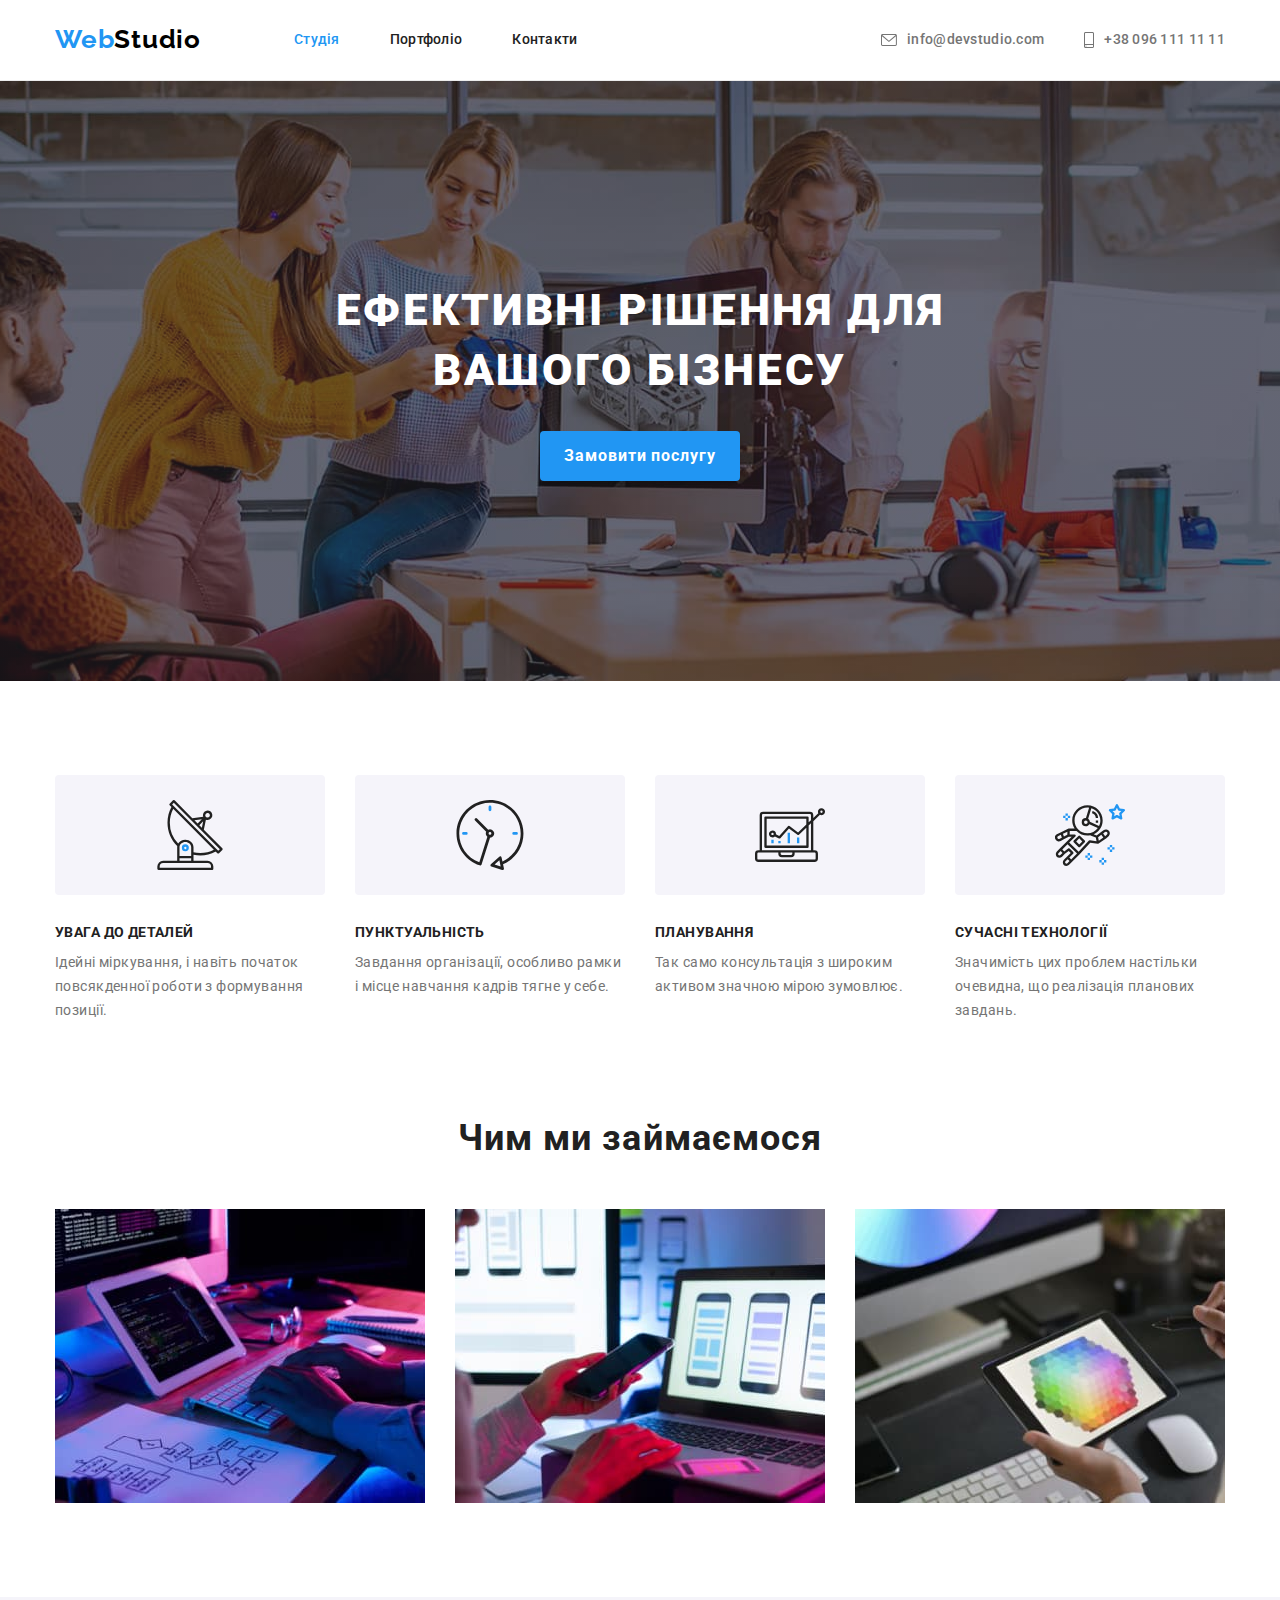
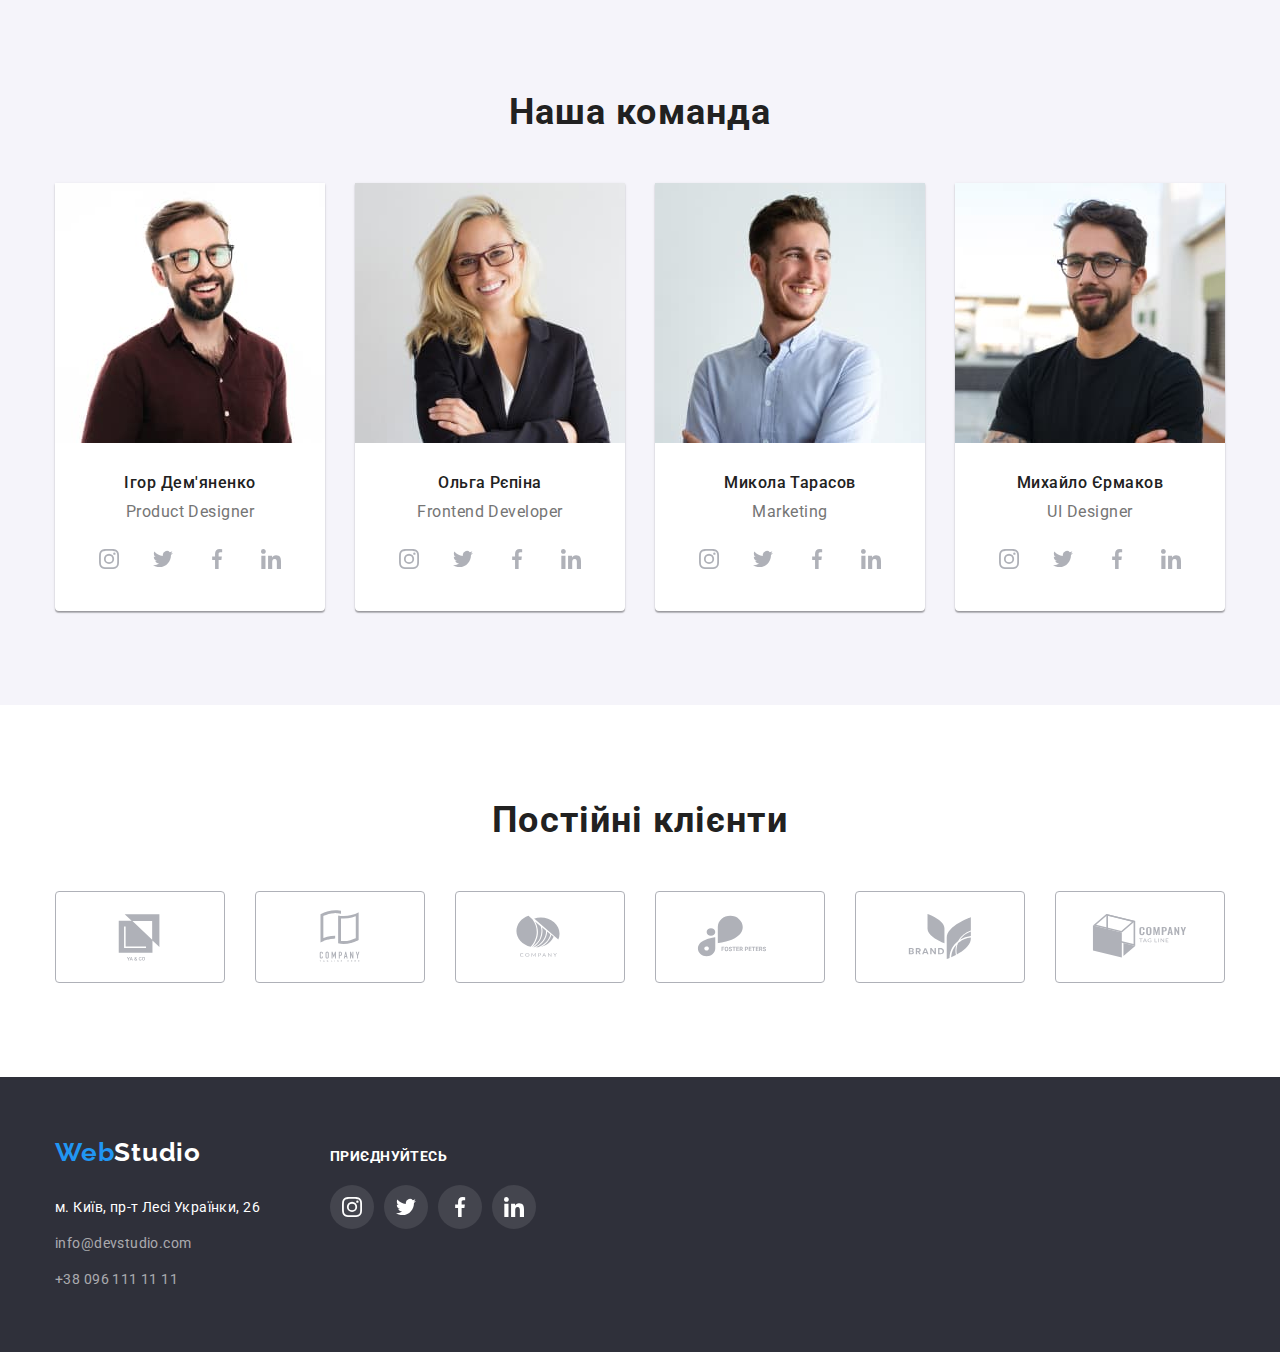
<file: index.html>
<!DOCTYPE html>
<html lang="uk">
  <head>
    <meta charset="UTF-8" />
    <meta http-equiv="X-UA-Compatible" content="IE=edge" />
    <meta name="viewport" content="width=device-width, initial-scale=1.0" />
    <title lang="en">WebStudio</title>
    <link
      href="https://fonts.googleapis.com/css2?family=Raleway:wght@700&family=Roboto:wght@400;500;700;900&display=swap"
      rel="stylesheet"
    />
    <link
      rel="stylesheet"
      href="https://cdnjs.cloudflare.com/ajax/libs/modern-normalize/1.1.0/modern-normalize.min.css"
    />
    <link rel="stylesheet" href="./css/styles.css" />
  </head>
  <body>
    <!-- Шапка сторінки -->
    <header class="header">
      <div class="container">
        <nav class="main-nav">
          <a lang="en" href="./index.html" class="logo"
            >Web<span class="logo-primary">Studio</span></a
          >

          <ul class="site-nav">
            <li class="item"><a href="./index.html" class="link current">Студія</a></li>
            <li class="item"><a href="./portfolio.html" class="link">Портфоліо</a></li>
            <li class="item"><a href="#" class="link">Контакти</a></li>
          </ul>
        </nav>

        <ul class="cont-nav">
          <li class="item">
            <a lang="en" href="mailto:info@devstudio.com" class="link"
              ><svg class="icon-envelope">
                <use href="./images/icons.svg#icon-envelope"></use></svg
              >info@devstudio.com</a
            >
          </li>
          <li class="item">
            <a href="tel:+380961111111" class="link"
              ><svg class="icon-smartphone">
                <use href="./images/icons.svg#icon-smartphone"></use></svg
              >+38 096 111 11 11</a
            >
          </li>
        </ul>
      </div>
    </header>

    <main>
      <!-- Головний заголовок -->
      <section class="hero">
        <h1 class="hero-title">Ефективні рішення для вашого бізнесу</h1>
        <button type="button" class="button-primary">Замовити послугу</button>
      </section>

      <!-- Переваги -->
      <section class="section features">
        <h2 class="visually-hidden">Переваги</h2>

        <ul class="features container">
          <li class="features-item">
            <div class="thumb">
              <svg class="features-icon"><use href="./images/icons.svg#icon-antenna"></use></svg>
            </div>
            <h3 class="features-title">УВАГА ДО ДЕТАЛЕЙ</h3>
            <p class="features-text">
              Ідейні міркування, і навіть початок повсякденної роботи з формування позиції.
            </p>
          </li>
          <li class="features-item">
            <div class="thumb">
              <svg class="features-icon"><use href="./images/icons.svg#icon-clock"></use></svg>
            </div>
            <h3 class="features-title">ПУНКТУАЛЬНІСТЬ</h3>
            <p class="features-text">
              Завдання організації, особливо рамки і місце навчання кадрів тягне у себе.
            </p>
          </li>
          <li class="features-item">
            <div class="thumb">
              <svg class="features-icon"><use href="./images/icons.svg#icon-diagram"></use></svg>
            </div>
            <h3 class="features-title">ПЛАНУВАННЯ</h3>
            <p class="features-text">
              Так само консультація з широким активом значною мірою зумовлює.
            </p>
          </li>
          <li class="features-item">
            <div class="thumb">
              <svg class="features-icon"><use href="./images/icons.svg#icon-astronaut"></use></svg>
            </div>
            <h3 class="features-title">СУЧАСНІ ТЕХНОЛОГІЇ</h3>
            <p class="features-text">
              Значимість цих проблем настільки очевидна, що реалізація планових завдань.
            </p>
          </li>
        </ul>
      </section>

      <!-- Чим займаємося -->
      <section class="section">
        <h2 class="section-title">Чим ми займаємося</h2>

        <ul class="pic-list container">
          <li class="item">
            <img
              src="./images/typing.jpg"
              alt="розробка десктопних додатків"
              width="370"
              height="294"
            />
          </li>

          <li class="item">
            <img
              src="./images/smartphone.jpg"
              alt="створення мобільних додатків"
              width="370"
              height="294"
            />
          </li>

          <li class="item">
            <img
              src="./images/tablet.jpg"
              alt="оформлення дизайнерських рішень"
              width="370"
              height="294"
            />
          </li>
        </ul>
      </section>

      <!-- Наша команда -->
      <section class="section team">
        <h2 class="section-title">Наша команда</h2>

        <ul class="team-list container">
          <li class="team-item">
            <img
              src="./images/igordemyanenko.jpg"
              alt="чоловік в сорочці та окулярах"
              width="270"
              height="260"
            />
            <div class="team-content">
              <h3 class="name-title">Ігор Дем'яненко</h3>
              <p lang="en" class="team-text">Product Designer</p>

              <ul class="team-networks">
                <li class="list-networks">
                  <a href="#" class="team-link"
                    ><svg class="team-icon">
                      <use href="./images/icons.svg#icon-instagram"></use></svg
                  ></a>
                </li>

                <li class="list-networks">
                  <a href="#" class="team-link"
                    ><svg class="team-icon">
                      <use href="./images/icons.svg#icon-twitter"></use></svg
                  ></a>
                </li>

                <li class="list-networks">
                  <a href="#" class="team-link"
                    ><svg class="team-icon">
                      <use href="./images/icons.svg#icon-facebook"></use></svg
                  ></a>
                </li>

                <li class="list-networks">
                  <a href="#" class="team-link"
                    ><svg class="team-icon">
                      <use href="./images/icons.svg#icon-linkedin"></use></svg
                  ></a>
                </li>
              </ul>
            </div>
          </li>

          <li class="team-item">
            <img
              src="./images/olgarepina.jpg"
              alt="жінка в піджаку та окулярах"
              width="270"
              height="260"
            />
            <div class="team-content">
              <h3 class="name-title">Ольга Рєпіна</h3>
              <p lang="en" class="team-text">Frontend Developer</p>
              <ul class="team-networks">
                <li class="list-networks">
                  <a href="#" class="team-link"
                    ><svg class="team-icon">
                      <use href="./images/icons.svg#icon-instagram"></use></svg
                  ></a>
                </li>

                <li class="list-networks">
                  <a href="#" class="team-link"
                    ><svg class="team-icon">
                      <use href="./images/icons.svg#icon-twitter"></use></svg
                  ></a>
                </li>

                <li class="list-networks">
                  <a href="#" class="team-link"
                    ><svg class="team-icon">
                      <use href="./images/icons.svg#icon-facebook"></use></svg
                  ></a>
                </li>

                <li class="list-networks">
                  <a href="#" class="team-link"
                    ><svg class="team-icon">
                      <use href="./images/icons.svg#icon-linkedin"></use></svg
                  ></a>
                </li>
              </ul>
            </div>
          </li>

          <li class="team-item">
            <img
              src="./images/mykolatarasov.jpg"
              alt="чоловік в блакитній сорочці"
              width="270"
              height="260"
            />
            <div class="team-content">
              <h3 class="name-title">Микола Тарасов</h3>
              <p lang="en" class="team-text">Marketing</p>
              <ul class="team-networks">
                <li class="list-networks">
                  <a href="#" class="team-link"
                    ><svg class="team-icon">
                      <use href="./images/icons.svg#icon-instagram"></use></svg
                  ></a>
                </li>

                <li class="list-networks">
                  <a href="#" class="team-link"
                    ><svg class="team-icon">
                      <use href="./images/icons.svg#icon-twitter"></use></svg
                  ></a>
                </li>

                <li class="list-networks">
                  <a href="#" class="team-link"
                    ><svg class="team-icon">
                      <use href="./images/icons.svg#icon-facebook"></use></svg
                  ></a>
                </li>

                <li class="list-networks">
                  <a href="#" class="team-link"
                    ><svg class="team-icon">
                      <use href="./images/icons.svg#icon-linkedin"></use></svg
                  ></a>
                </li>
              </ul>
            </div>
          </li>

          <li class="team-item">
            <img
              src="./images/mykhailoermakov.jpg"
              alt="чоловік в футболці та окулярах"
              width="270"
              height="260"
            />
            <div class="team-content">
              <h3 class="name-title">Михайло Єрмаков</h3>
              <p lang="en" class="team-text">UI Designer</p>
              <ul class="team-networks">
                <li class="list-networks">
                  <a href="#" class="team-link"
                    ><svg class="team-icon">
                      <use href="./images/icons.svg#icon-instagram"></use></svg
                  ></a>
                </li>

                <li class="list-networks">
                  <a href="#" class="team-link"
                    ><svg class="team-icon">
                      <use href="./images/icons.svg#icon-twitter"></use></svg
                  ></a>
                </li>

                <li class="list-networks">
                  <a href="#" class="team-link"
                    ><svg class="team-icon">
                      <use href="./images/icons.svg#icon-facebook"></use></svg
                  ></a>
                </li>

                <li class="list-networks">
                  <a href="#" class="team-link"
                    ><svg class="team-icon">
                      <use href="./images/icons.svg#icon-linkedin"></use></svg
                  ></a>
                </li>
              </ul>
            </div>
          </li>
        </ul>
      </section>

      <!-- Постійні клієнти -->
      <section class="section">
        <h2 class="section-title">Постійні клієнти</h2>
        <ul class="clients container">
          <li class="clients-item">
            <a href="#" class="clients-link">
              <svg class="clients-icon"><use href="./images/icons.svg#icon-yacologo"></use></svg>
            </a>
          </li>

          <li class="clients-item">
            <a href="#" class="clients-link">
              <svg class="clients-icon"><use href="./images/icons.svg#icon-taglinelogo"></use></svg>
            </a>
          </li>

          <li class="clients-item">
            <a href="#" class="clients-link">
              <svg class="clients-icon"><use href="./images/icons.svg#icon-companylogo"></use></svg>
            </a>
          </li>

          <li class="clients-item">
            <a href="#" class="clients-link">
              <svg class="clients-icon">
                <use href="./images/icons.svg#icon-fosterlogo"></use>
              </svg>
            </a>
          </li>

          <li class="clients-item">
            <a href="#" class="clients-link">
              <svg class="clients-icon"><use href="./images/icons.svg#icon-brandlogo"></use></svg>
            </a>
          </li>

          <li class="clients-item">
            <a href="#" class="clients-link">
              <svg class="clients-icon"><use href="./images/icons.svg#icon-linelogo"></use></svg>
            </a>
          </li>
        </ul>
      </section>
    </main>

    <!-- Футер -->
    <footer class="footer">
      <div class="common container">
        <div class="footer-container">
          <a lang="en" href="./index.html" class="logo"
            >Web<span class="footer-logo">Studio</span></a
          >

          <address>
            <ul class="address-nav">
              <li class="item">
                <a
                  href="https://goo.gl/maps/cnvM98otR7dQ5Kq79"
                  target="_blank"
                  rel="noopener noreferrer nofollow"
                  class="link-primary"
                  >м. Київ, пр-т Лесі Українки, 26</a
                >
              </li>

              <li class="item">
                <a lang="en" href="mailto:info@devstudio.com" class="link-secondary"
                  >info@devstudio.com</a
                >
              </li>

              <li class="item">
                <a href="tel:+380961111111" class="link-secondary">+38 096 111 11 11</a>
              </li>
            </ul>
          </address>
        </div>

        <div class="footer-thumb">
          <p class="footer-join">приєднуйтесь</p>
          <ul class="join-list">
            <li class="footer-item">
              <a href="#" class="footer-networks"
                ><svg class="footer-icon"><use href="./images/icons.svg#icon-instagram"></use></svg
              ></a>
            </li>

            <li class="footer-item">
              <a href="#" class="footer-networks"
                ><svg class="footer-icon"><use href="./images/icons.svg#icon-twitter"></use></svg
              ></a>
            </li>

            <li class="footer-item">
              <a href="#" class="footer-networks"
                ><svg class="footer-icon"><use href="./images/icons.svg#icon-facebook"></use></svg
              ></a>
            </li>

            <li class="footer-item">
              <a href="#" class="footer-networks"
                ><svg class="footer-icon"><use href="./images/icons.svg#icon-linkedin"></use></svg
              ></a>
            </li>
          </ul>
        </div>
      </div>
    </footer>
  </body>
</html>
</file>
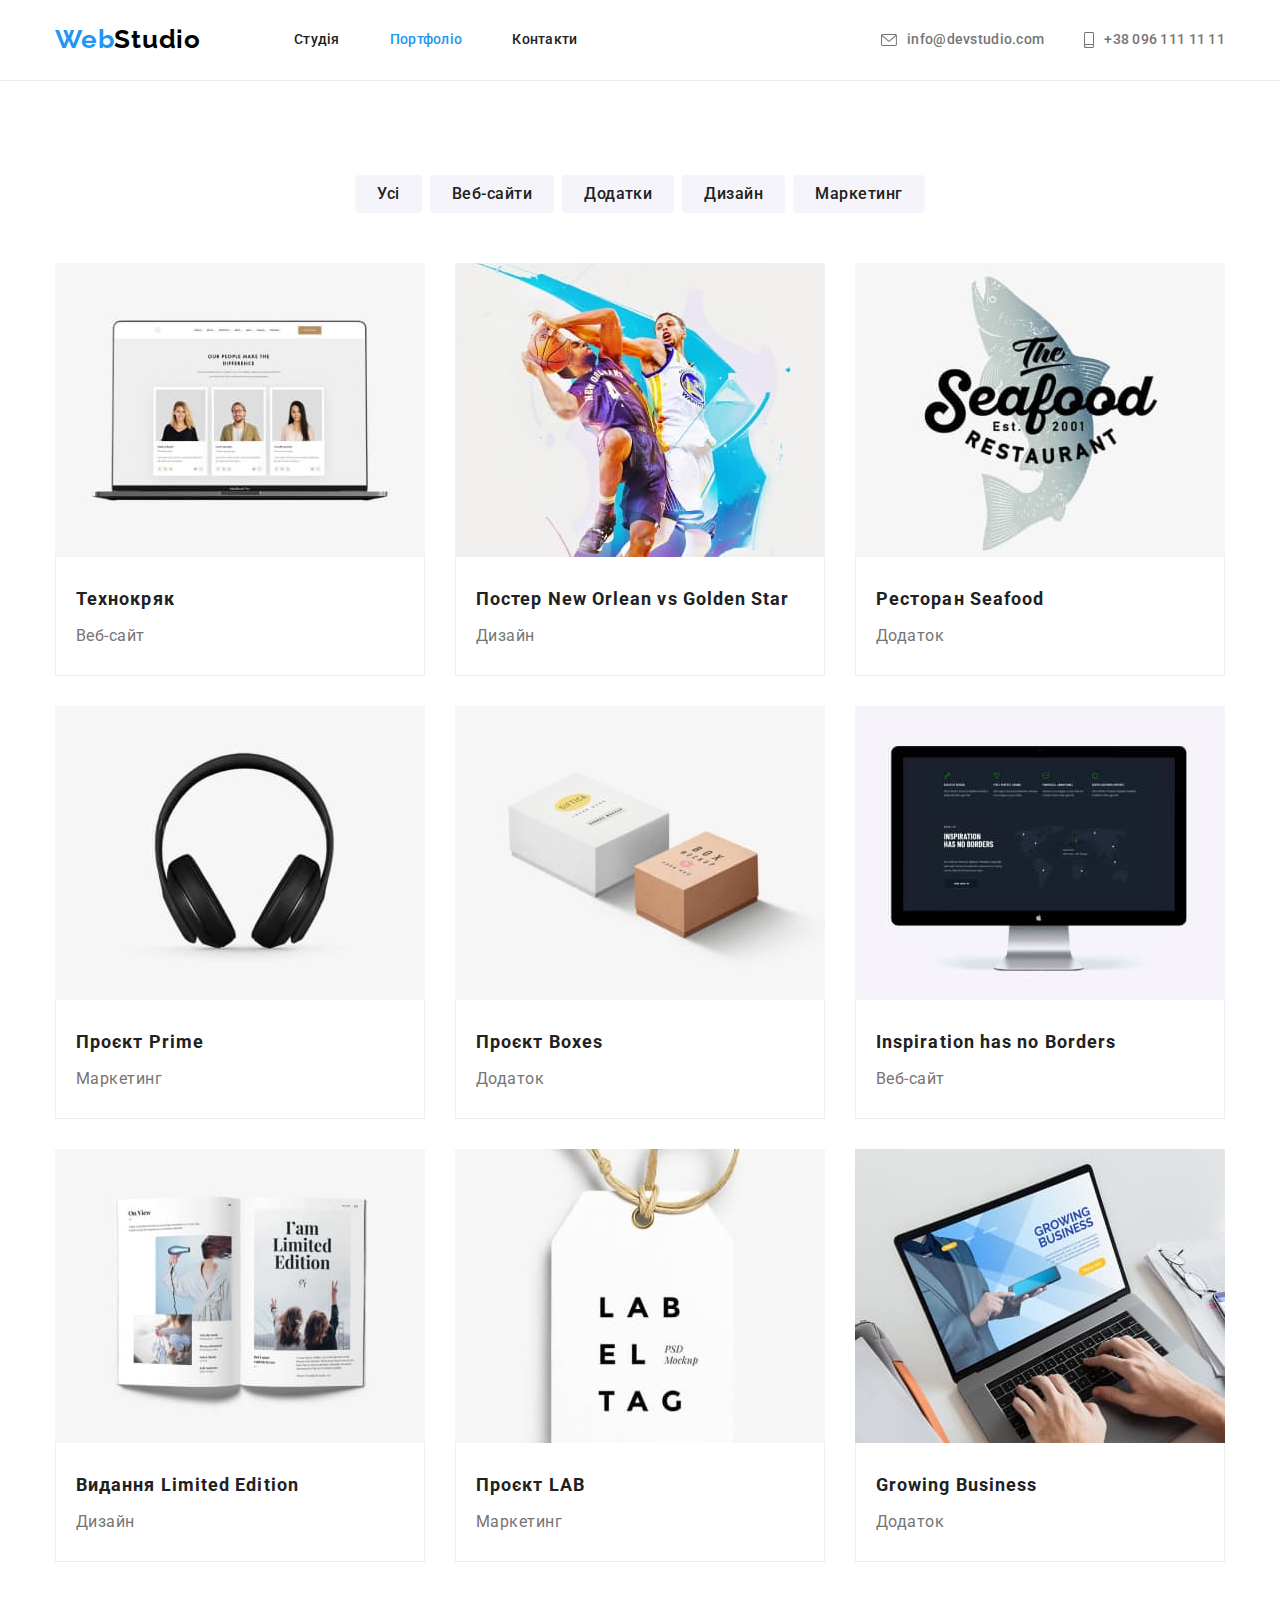
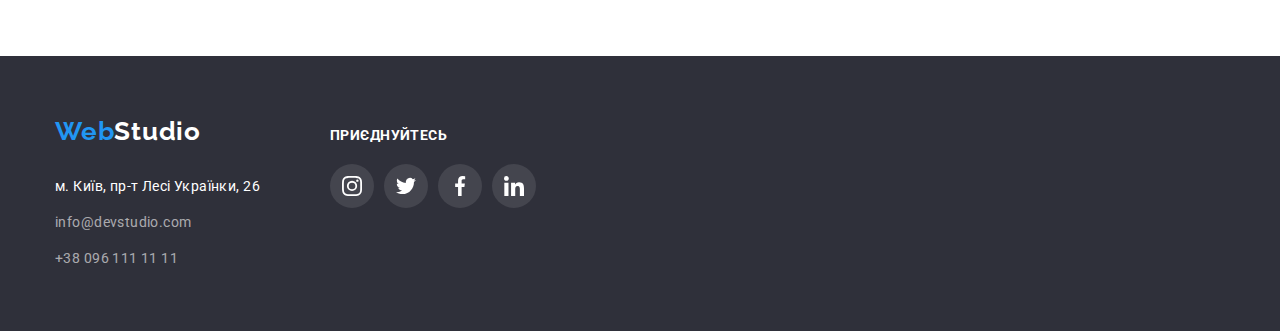
<file: portfolio.html>
<!DOCTYPE html>
<html lang="uk">
  <head>
    <meta charset="UTF-8" />
    <meta http-equiv="X-UA-Compatible" content="IE=edge" />
    <meta name="viewport" content="width=device-width, initial-scale=1.0" />
    <title lang="en">Portfolio</title>
    <link
      href="https://fonts.googleapis.com/css2?family=Raleway:wght@700&family=Roboto:wght@400;500;700;900&display=swap"
      rel="stylesheet"
    />
    <link
      rel="stylesheet"
      href="https://cdnjs.cloudflare.com/ajax/libs/modern-normalize/1.1.0/modern-normalize.min.css"
    />
    <link rel="stylesheet" href="./css/styles.css" />
  </head>
  <body>
    <!-- Шапка сторінки -->
    <header class="header">
      <div class="container">
        <nav class="main-nav">
          <a lang="en" href="./index.html" class="logo"
            >Web<span class="logo-primary">Studio</span></a
          >

          <ul class="site-nav">
            <li class="item"><a href="./index.html" class="link">Студія</a></li>
            <li class="item"><a href="./portfolio.html" class="link current">Портфоліо</a></li>
            <li class="item"><a href="#" class="link">Контакти</a></li>
          </ul>
        </nav>

        <ul class="cont-nav">
          <li class="item">
            <a lang="en" href="mailto:info@devstudio.com" class="link"
              ><svg class="icon-envelope">
                <use href="./images/icons.svg#icon-envelope"></use></svg
              >info@devstudio.com</a
            >
          </li>
          <li class="item">
            <a href="tel:+380961111111" class="link"
              ><svg class="icon-smartphone">
                <use href="./images/icons.svg#icon-smartphone"></use></svg
              >+38 096 111 11 11</a
            >
          </li>
        </ul>
      </div>
    </header>

    <main>
      <!-- Список кнопок -->
      <section class="section">
        <h1 class="visually-hidden">Портфоліо</h1>
        <ul class="filter-list container">
          <li class="item"><button type="button" class="button-secondary">Усі</button></li>
          <li class="item"><button type="button" class="button-secondary">Веб-сайти</button></li>
          <li class="item"><button type="button" class="button-secondary">Додатки</button></li>
          <li class="item"><button type="button" class="button-secondary">Дизайн</button></li>
          <li class="item"><button type="button" class="button-secondary">Маркетинг</button></li>
        </ul>

        <!-- Зображення -->
        <ul class="image container">
          <li class="flex-element">
            <a href="#" class="image-link">
              <img
                src="./images/technokryak.jpg"
                alt="картинка веб-сайту"
                width="370"
                height="294"
              />
              <div class="card-content">
                <h2 class="image-title">Технокряк</h2>
                <p class="image-text">Веб-сайт</p>
              </div></a
            >
          </li>

          <li class="flex-element">
            <a href="#" class="image-link">
              <img
                src="./images/poster.jpg"
                alt="двоє чоловіків грають в баскетбол"
                width="370"
                height="294"
              />
              <div class="card-content">
                <h2 class="image-title">Постер New Orlean vs Golden Star</h2>
                <p class="image-text">Дизайн</p>
              </div></a
            >
          </li>

          <li class="flex-element">
            <a href="#" class="image-link">
              <img src="./images/seafood.jpg" alt="емблема ресторану" width="370" height="294" />
              <div class="card-content">
                <h2 class="image-title">Ресторан Seafood</h2>
                <p class="image-text">Додаток</p>
              </div></a
            >
          </li>

          <li class="flex-element">
            <a href="#" class="image-link">
              <img src="./images/prime.jpg" alt="чорні навушники" width="370" height="294" />
              <div class="card-content">
                <h2 class="image-title">Проєкт Prime</h2>
                <p class="image-text">Маркетинг</p>
              </div></a
            >
          </li>

          <li class="flex-element">
            <a href="#" class="image-link">
              <img
                src="./images/boxes.jpg"
                alt="дві коробки, одна біла, інша коричнева"
                width="370"
                height="294"
              />
              <div class="card-content">
                <h2 class="image-title">Проєкт Boxes</h2>
                <p class="image-text">Додаток</p>
              </div></a
            >
          </li>

          <li class="flex-element">
            <a href="#" class="image-link">
              <img
                src="./images/inspiration.jpg"
                alt="монітор з картинкою веб-сайту"
                width="370"
                height="294"
              />
              <div class="card-content">
                <h2 class="image-title">Inspiration has no Borders</h2>
                <p class="image-text">Веб-сайт</p>
              </div></a
            >
          </li>

          <li class="flex-element">
            <a href="#" class="image-link">
              <img src="./images/limited.jpg" alt="розворот журналу" width="370" height="294" />
              <div class="card-content">
                <h2 class="image-title">Видання Limited Edition</h2>
                <p class="image-text">Дизайн</p>
              </div></a
            >
          </li>

          <li class="flex-element">
            <a href="#" class="image-link">
              <img
                src="./images/lab.jpg"
                alt="паперовий ярлик з написом"
                width="370"
                height="294"
              />
              <div class="card-content">
                <h2 class="image-title">Проєкт LAB</h2>
                <p class="image-text">Маркетинг</p>
              </div></a
            >
          </li>

          <li class="flex-element">
            <a href="#" class="image-link">
              <img
                src="./images/growing.jpg"
                alt="друкування на клавіатурі ноутбука"
                width="370"
                height="294"
              />
              <div class="card-content">
                <h2 class="image-title">Growing Business</h2>
                <p class="image-text">Додаток</p>
              </div></a
            >
          </li>
        </ul>
      </section>
    </main>

    <!-- Футер -->
    <footer class="footer">
      <div class="common container">
        <div class="footer-container">
          <a lang="en" href="./index.html" class="logo"
            >Web<span class="footer-logo">Studio</span></a
          >

          <address>
            <ul class="address-nav">
              <li class="item">
                <a
                  href="https://goo.gl/maps/cnvM98otR7dQ5Kq79"
                  target="_blank"
                  rel="noopener noreferrer nofollow"
                  class="link-primary"
                  >м. Київ, пр-т Лесі Українки, 26</a
                >
              </li>

              <li class="item">
                <a lang="en" href="mailto:info@devstudio.com" class="link-secondary"
                  >info@devstudio.com</a
                >
              </li>

              <li class="item">
                <a href="tel:+380961111111" class="link-secondary">+38 096 111 11 11</a>
              </li>
            </ul>
          </address>
        </div>

        <div class="footer-thumb">
          <p class="footer-join">приєднуйтесь</p>
          <ul class="join-list">
            <li class="footer-item">
              <a href="#" class="footer-networks"
                ><svg class="footer-icon"><use href="./images/icons.svg#icon-instagram"></use></svg
              ></a>
            </li>

            <li class="footer-item">
              <a href="#" class="footer-networks"
                ><svg class="footer-icon"><use href="./images/icons.svg#icon-twitter"></use></svg
              ></a>
            </li>

            <li class="footer-item">
              <a href="#" class="footer-networks"
                ><svg class="footer-icon"><use href="./images/icons.svg#icon-facebook"></use></svg
              ></a>
            </li>

            <li class="footer-item">
              <a href="#" class="footer-networks"
                ><svg class="footer-icon"><use href="./images/icons.svg#icon-linkedin"></use></svg
              ></a>
            </li>
          </ul>
        </div>
      </div>
    </footer>
  </body>
</html>
</file>
<file: css/styles.css>
:root {
  --primary-text-color: #757575;
  --title-text-color: #212121;
  --secondary-text-color: rgba(255, 255, 255, 0.6);
  --accent-color: #2196f3;
  --white-color: #ffffff;
  --black-color: #000000;
  --hero-bg-color: #c4c4c4;
  --footer-bg-color: #2f303a;
  --secondary-bg-color: #f5f4fa;
  --btn-active-bg-color: #188ce8;
  --border-line-color: #ececec;
  --border-card-color: #eeeeee;
  --icon-current-color: #afb1b8;
  --icon-bg-color: rgba(255, 255, 255, 0.1);
  --card-shadow: 0px 1px 3px rgba(0, 0, 0, 0.12), 0px 1px 1px rgba(0, 0, 0, 0.14),
    0px 2px 1px rgba(0, 0, 0, 0.2);
  --primary-btn-shadow: 0px 4px 4px rgba(0, 0, 0, 0.15);
  --secondary-btn-shadow: 0px 3px 1px rgba(0, 0, 0, 0.1), 0px 1px 2px rgba(0, 0, 0, 0.08),
    0px 2px 2px rgba(0, 0, 0, 0.12);
  --prtf-card-shadow: 0px 1px 1px rgba(0, 0, 0, 0.12), 0px 4px 4px rgba(0, 0, 0, 0.06),
    1px 4px 6px rgba(0, 0, 0, 0.16);
}

body {
  background-color: var(--white-color);
  color: var(--primary-text-color);

  font-family: Roboto, sans-serif;
}

/* Стилі для обнулення верхніх відступів у елементів */
h1,
h2,
h3,
h4,
h5,
h6,
p {
  margin: 0;
}

/* Стилі для обнулення базовых властивостей у списків (ul) */
ul {
  list-style: none;
  padding: 0;
  margin: 0;
}

/* Властивості для коректного відображення картинок */
img {
  display: block;
  max-width: 100%;
  height: auto;
}

.container {
  display: flex;
  width: 1200px;
  padding-left: 15px;
  padding-right: 15px;
  margin: 0 auto;
}

/* Header */
.header {
  border-bottom: 1px solid var(--border-line-color);
}

.main-nav {
  display: flex;
  align-items: center;
}

.logo {
  display: block;
  padding-top: 24px;
  padding-bottom: 25px;
  margin-right: 93px;

  color: var(--accent-color);
  font-family: Raleway, sans-serif;
  font-weight: 700;
  font-size: 26px;
  line-height: 1.19;
  letter-spacing: 0.03em;
  text-decoration: none;
}

.logo-primary {
  color: var(--black-color);
}

/* Site nav */
.site-nav {
  display: flex;
}

.site-nav .item + .item {
  margin-left: 50px;
}

.site-nav .link {
  display: block;
  padding-top: 32px;
  padding-bottom: 32px;

  color: var(--title-text-color);
  font-weight: 500;
  font-size: 14px;
  line-height: 1.14;
  letter-spacing: 0.02em;
  text-decoration: none;
}

.site-nav .link:hover,
.site-nav .link:focus {
  color: var(--accent-color);
}

.site-nav .link.current {
  color: var(--accent-color);
}

/* Cont nav */
.cont-nav {
  display: flex;
  align-items: center;
  margin-left: auto;
}

.cont-nav .item + .item {
  margin-left: 40px;
}

.cont-nav .link {
  display: block;
  padding-top: 32px;
  padding-bottom: 32px;
  color: var(--primary-text-color);

  font-weight: 500;
  font-size: 14px;
  line-height: 1.14;
  letter-spacing: 0.02em;
  text-decoration: none;
}

.cont-nav .link:hover,
.cont-nav .link:focus {
  color: var(--accent-color);
}

.icon-envelope {
  width: 16px;
  height: 12px;
  margin-right: 10px;
  fill: currentColor;
}

.icon-smartphone {
  width: 10px;
  height: 16px;
  margin-right: 10px;
  fill: currentColor;
}

.item .link {
  display: flex;
  align-items: center;
}

/* Стилі для index.html */
/* Hero */
.hero-title {
  margin: 0 auto 30px;
  max-width: 696px;

  color: var(--white-color);

  font-weight: 900;
  font-size: 44px;
  line-height: 1.36;
  letter-spacing: 0.06em;
  text-transform: uppercase;
}

.hero {
  max-width: 1600px;
  margin-left: auto;
  margin-right: auto;
  padding: 200px 0;
  text-align: center;
  background-color: var(--hero-bg-color);
  background-image: linear-gradient(to right, rgba(47, 48, 58, 0.4), rgba(47, 48, 58, 0.4)),
    url(../images/heroimg.jpg);
  background-repeat: no-repeat;
  background-position: center;
  background-size: cover;
}

/* Button */
.button-primary {
  border-radius: 4px;
  padding: 10px 24px;

  box-shadow: var(--primary-btn-shadow);
  border: transparent;

  color: var(--white-color);
  background-color: var(--accent-color);
  cursor: pointer;

  font-weight: 700;
  font-size: 16px;
  line-height: 1.88;
  letter-spacing: 0.06em;
  font-family: inherit;
}

.button-primary:hover,
.button-primary:focus {
  color: var(--white-color);
  background-color: var(--btn-active-bg-color);
}

/* Section */
.section {
  padding-top: 94px;
  padding-bottom: 94px;
}

/* Features */

.features.container .features-item + .features-item {
  margin-left: 30px;
}

.section.features {
  padding-bottom: 0;
}

.visually-hidden {
  position: absolute;
  white-space: nowrap;
  width: 1px;
  height: 1px;
  overflow: hidden;
  border: 0;
  padding: 0;
  clip: rect(0 0 0 0);
  clip-path: inset(50%);
  margin: -1px;
}

.features-title {
  margin-bottom: 10px;

  color: var(--title-text-color);

  font-weight: 700;
  font-size: 14px;
  line-height: 1.14;
  letter-spacing: 0.03em;
  text-transform: uppercase;
}

.features-text {
  font-size: 14px;
  line-height: 1.71;
  letter-spacing: 0.03em;
}

.features-icon {
  width: 70px;
  height: 70px;
}

.thumb {
  display: flex;
  width: 270px;
  height: 120px;
  margin-bottom: 30px;
  background-color: var(--secondary-bg-color);
  border-radius: 4px;
  justify-content: center;
  align-items: center;
}

/* Activity */
.section-title {
  margin: 0 auto 50px;

  color: var(--title-text-color);
  font-weight: 700;
  font-size: 36px;
  line-height: 1.17;
  text-align: center;
  letter-spacing: 0.03em;
}

.pic-list.container .item + .item {
  margin-left: 30px;
}

/* Our Team */
.section.team {
  background-color: var(--secondary-bg-color);
}

.team-list.container .team-item + .team-item {
  margin-left: 30px;
}

.team-item {
  background-color: var(--white-color);
  box-shadow: var(--card-shadow);
  border-radius: 0px 0px 4px 4px;
}

.name-title {
  margin-bottom: 10px;

  color: var(--title-text-color);
  font-weight: 500;
  font-size: 16px;
  line-height: 1.19;
  letter-spacing: 0.03em;
}

.team-text {
  font-size: 16px;
  line-height: 1.19;
  letter-spacing: 0.03em;
}

.team-content {
  padding-top: 30px;
  padding-bottom: 30px;
  text-align: center;
}

.team-networks {
  display: flex;
  justify-content: center;
  margin-top: 16px;
}

.list-networks {
  width: 44px;
  height: 44px;
}

.team-link {
  display: flex;
  width: 100%;
  height: 100%;
  border-radius: 50%;
  align-items: center;
  justify-content: center;
  color: var(--icon-current-color);
  background-color: var(--white-color);
}

.team-icon {
  width: 20px;
  height: 20px;
  fill: currentColor;
}

.team-networks .list-networks + .list-networks {
  margin-left: 10px;
}

.team-link:hover,
.team-link:focus {
  background-color: var(--accent-color);
  color: var(--white-color);
}

/* Clients */
.clients-item {
  width: 170px;
  height: 92px;
}

.clients-link {
  display: flex;
  align-items: center;
  justify-content: center;
  width: 100%;
  height: 100%;
  border: 1px solid var(--icon-current-color);
  border-radius: 4px;
  color: var(--icon-current-color);
}

.clients-icon {
  height: 60px;
  width: 106px;
  fill: currentColor;
}

.clients.container .clients-item + .clients-item {
  margin-left: 30px;
}

.clients-link:hover,
.clients-link:focus {
  border-color: var(--accent-color);
  color: var(--accent-color);
}

/* Стилі для футеру */
.footer {
  background-color: var(--footer-bg-color);
  padding-top: 60px;
  padding-bottom: 60px;
}

.common.container {
  align-items: baseline;
}

.footer-container {
  flex-direction: column;
  margin-right: 70px;
}

.address-nav .item + .item {
  margin-top: 12px;
}

.footer .logo {
  display: block;
  margin-bottom: 28px;
  padding-top: 0;
  padding-bottom: 0;
  margin-right: 0;
}

.footer-logo {
  color: var(--white-color);
}

.link-primary {
  color: var(--white-color);

  font-size: 14px;
  line-height: 1.71;
  letter-spacing: 0.03em;
  text-decoration: none;
  font-style: normal;
}

.link-secondary {
  color: var(--secondary-text-color);

  font-size: 14px;
  line-height: 1.71;
  letter-spacing: 0.03em;
  text-decoration: none;
  font-style: normal;
}

.link-secondary:hover,
.link-secondary:focus {
  color: var(--accent-color);
}

.footer-join {
  color: var(--white-color);
  font-weight: 700;
  font-size: 14px;
  line-height: 1.14;
  letter-spacing: 0.03em;
  text-transform: uppercase;
}

.footer-thumb {
  display: flex;
  flex-direction: column;
}

.footer-icon {
  width: 20px;
  height: 20px;
  fill: currentColor;
}

.join-list {
  display: flex;
  margin-top: 20px;
}

.footer-item {
  width: 44px;
  height: 44px;
}

.footer-networks {
  display: flex;

  width: 100%;
  height: 100%;
  border-radius: 50%;
  align-items: center;
  justify-content: center;
  color: var(--white-color);
  background-color: var(--icon-bg-color);
}

.footer-networks:hover,
.footer-networks:focus {
  background-color: var(--accent-color);
}

.join-list .footer-item + .footer-item {
  margin-left: 10px;
}

/* Стилі для portfolio.html */
/* Button в portfolio */

.filter-list.container {
  justify-content: center;
  margin: 0 auto 50px;
}

.filter-list.container .item + .item {
  margin-left: 8px;
}

.button-secondary {
  border-radius: 4px;
  padding: 6px 22px;
  border: transparent;

  color: var(--title-text-color);
  background-color: var(--secondary-bg-color);
  cursor: pointer;

  font-weight: 500;
  font-size: 16px;
  line-height: 1.63;
  letter-spacing: 0.03em;
  font-family: inherit;
}

.button-secondary:hover,
.button-secondary:focus {
  color: var(--white-color);
  background-color: var(--accent-color);
  box-shadow: var(--secondary-btn-shadow);
}

/* Зображення */
.image.container {
  flex-wrap: wrap;
}

.flex-element {
  width: 370px;
  margin-right: 30px;
  margin-bottom: 30px;
}

.flex-element:nth-child(3n) {
  margin-right: 0;
}

.flex-element:nth-last-child(-n + 3) {
  margin-bottom: 0;
}

.image-link {
  display: block;
}

.image-link:hover,
.image-link:focus {
  box-shadow: var(--prtf-card-shadow);
}

.card-content {
  padding: 24px 20px;
  border-bottom: 1px solid var(--border-card-color);
  border-right: 1px solid var(--border-card-color);
  border-left: 1px solid var(--border-card-color);
}

.image-title {
  margin-bottom: 4px;
  color: var(--title-text-color);

  font-weight: 700;
  font-size: 18px;
  line-height: 2;
  letter-spacing: 0.06em;
}

.image-text {
  color: var(--primary-text-color);

  font-size: 16px;
  line-height: 1.88;
  letter-spacing: 0.03em;
}

.image .image-link {
  text-decoration: none;
}
</file>
